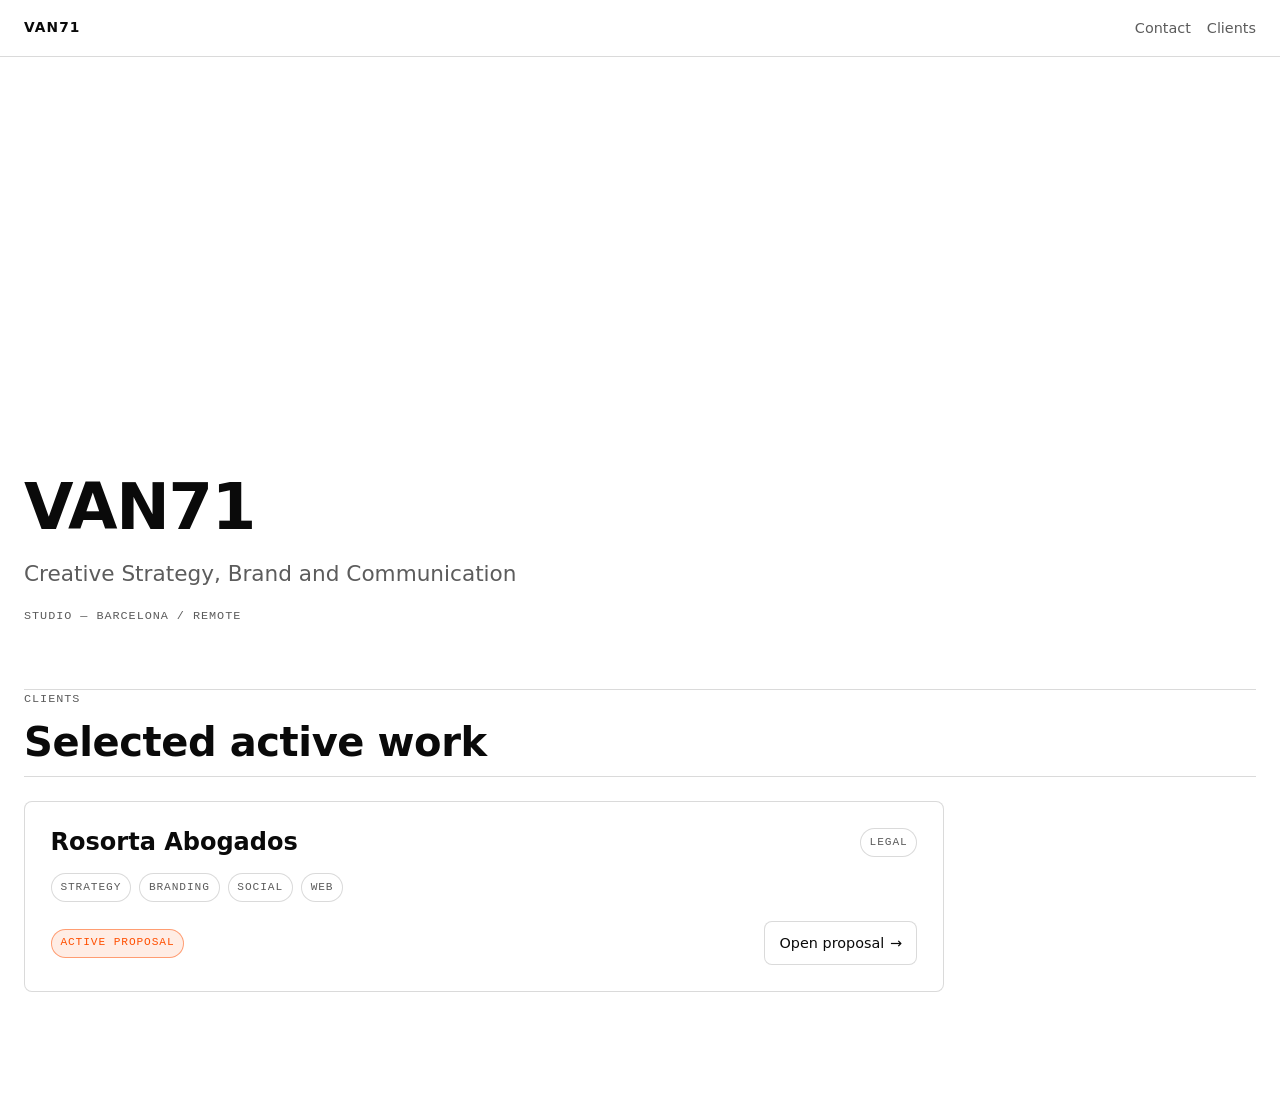
<file: index.html>
<!doctype html>
<html lang="es">
  <head>
    <meta charset="UTF-8" />
    <meta name="viewport" content="width=device-width, initial-scale=1.0" />
    <title>VAN71</title>
    <link rel="stylesheet" href="./assets/van71-core.css" />
    <style>
      .hero {
        display: grid;
        gap: 1rem;
        min-height: min(58vh, 520px);
        align-content: end;
      }

      .hero .subtitle {
        font-size: clamp(1.1rem, 1.2vw + 0.7rem, 1.35rem);
        color: var(--muted);
      }

      .clients-card {
        grid-column: 1 / span 9;
        display: grid;
        gap: 1rem;
      }

      .card-top {
        display: flex;
        align-items: center;
        justify-content: space-between;
        gap: 1rem;
      }

      .chips {
        display: flex;
        flex-wrap: wrap;
        gap: 0.5rem;
      }

      .card-footer {
        display: flex;
        align-items: center;
        justify-content: space-between;
        gap: 1rem;
        padding-top: 0.2rem;
      }

      @media (max-width: 980px) {
        .clients-card { grid-column: 1 / -1; }
      }

      @media (max-width: 680px) {
        .hero { min-height: 0; }
        .card-top,
        .card-footer {
          flex-direction: column;
          align-items: flex-start;
        }
      }
    </style>
  </head>
  <body>
    <header class="topbar">
      <div class="topbar__inner">
        <p class="brand">VAN71</p>
        <nav aria-label="Principal">
          <a href="mailto:hello@van71.studio">Contact</a>
          <a data-scroll href="#clients">Clients</a>
        </nav>
      </div>
    </header>

    <main>
      <div class="container">
        <section class="section hero" id="top">
          <h1>VAN71</h1>
          <p class="subtitle">Creative Strategy, Brand and Communication</p>
          <p class="label">Studio — Barcelona / Remote</p>
        </section>

        <hr class="rule" />

        <section class="section" id="clients" data-section>
          <div class="section-head">
            <p class="label">Clients</p>
            <h2>Selected active work</h2>
            <hr class="rule" />
          </div>

          <div class="grid">
            <article class="card clients-card">
              <div class="card-top">
                <h3>Rosorta Abogados</h3>
                <span class="chip">Legal</span>
              </div>
              <div class="chips" aria-label="Servicios">
                <span class="chip">Strategy</span>
                <span class="chip">Branding</span>
                <span class="chip">Social</span>
                <span class="chip">Web</span>
              </div>
              <div class="card-footer">
                <span class="chip chip--accent">Active proposal</span>
                <a class="btn" href="./proposals/rosorta-abogados/">Open proposal <span class="arrow">→</span></a>
              </div>
            </article>
          </div>
        </section>
      </div>
    </main>

    <script src="./assets/van71-core.js" defer></script>
  </body>
</html>
</file>
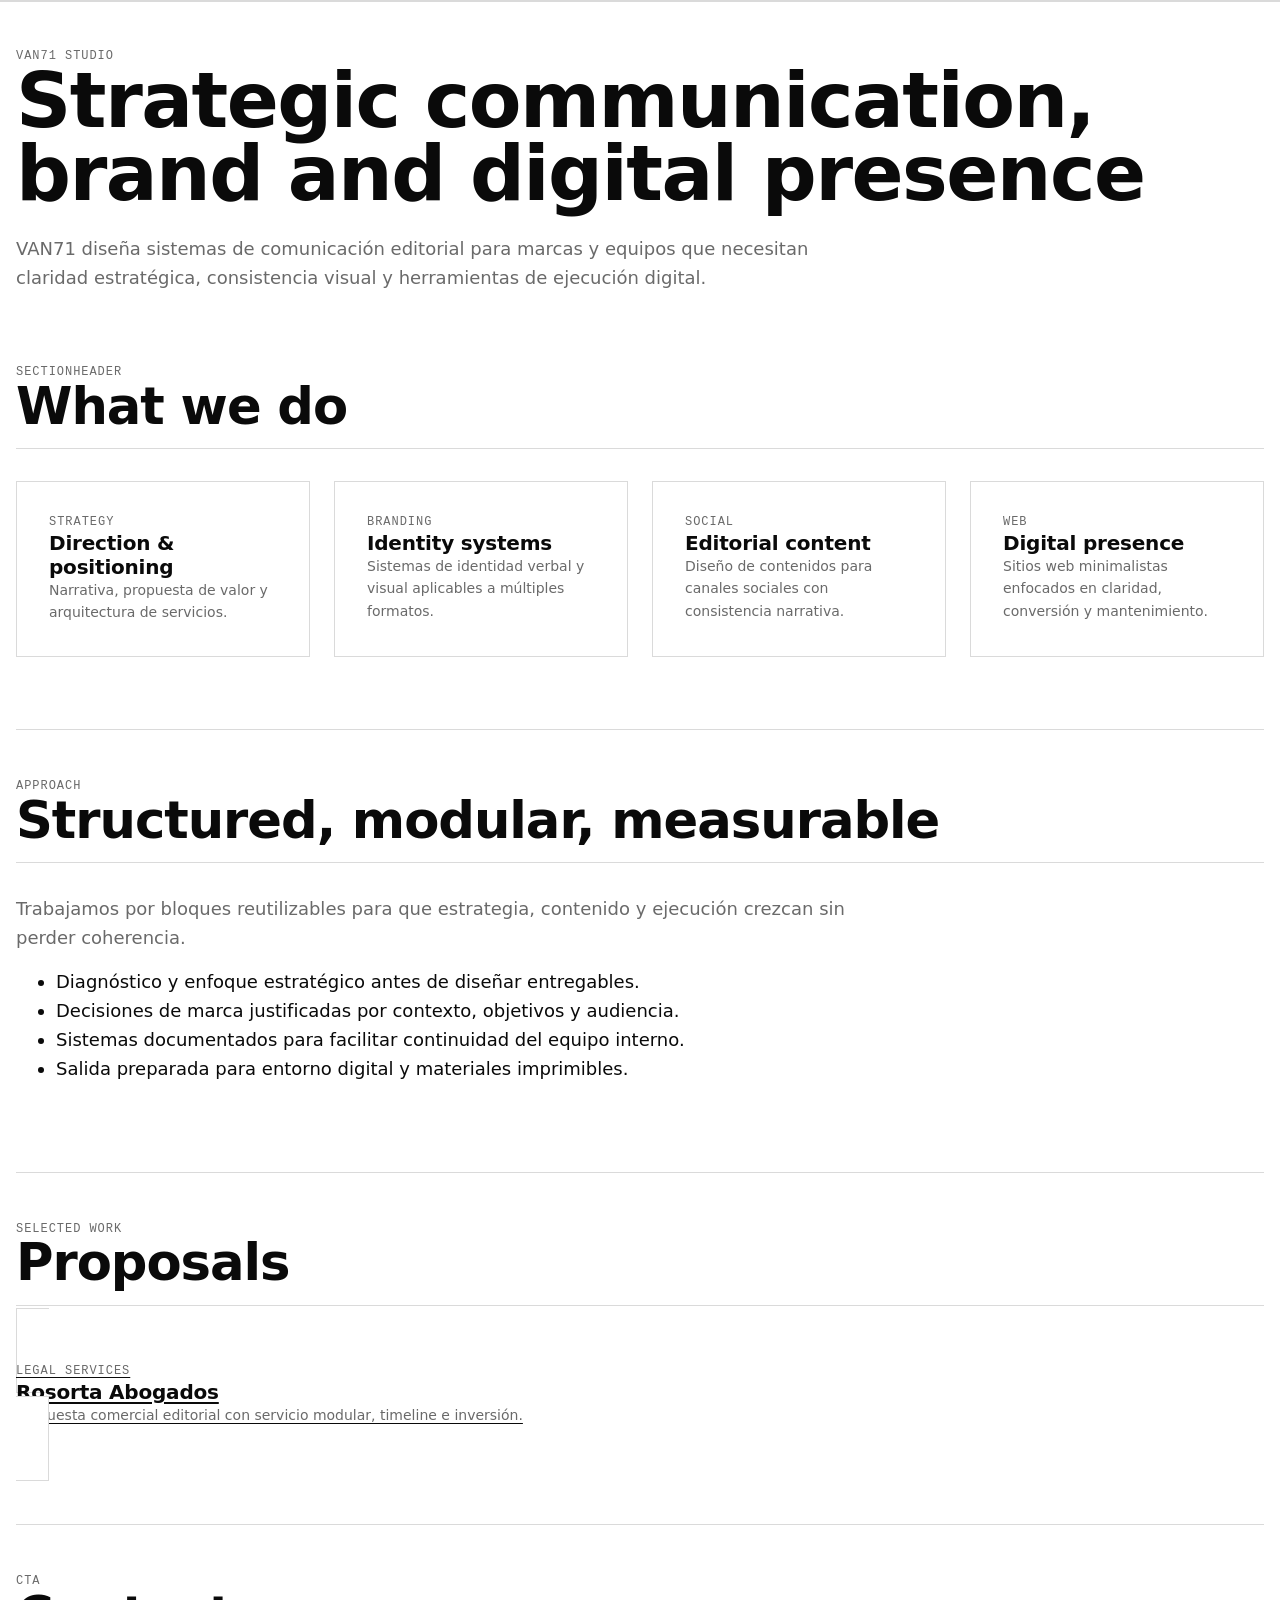
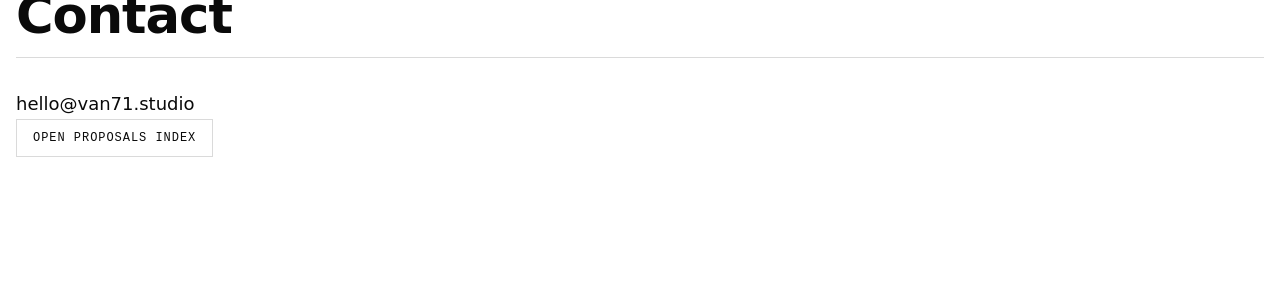
<file: landing/index.html>
<!doctype html>
<html lang="es">
  <head>
    <meta charset="UTF-8" />
    <meta name="viewport" content="width=device-width, initial-scale=1.0" />
    <title>VAN71 Studio · Landing</title>
    <link rel="stylesheet" href="../styles.css" />
  </head>
  <body>
    <div class="progress-bar" data-progress aria-hidden="true"><span></span></div>
    <main class="page stack">
      <header class="section" id="hero">
        <p class="label">VAN71 Studio</p>
        <h1>Strategic communication, brand and digital presence</h1>
        <p class="hero-copy">
          VAN71 diseña sistemas de comunicación editorial para marcas y equipos que necesitan claridad estratégica,
          consistencia visual y herramientas de ejecución digital.
        </p>
      </header>

      <section class="section" id="what-we-do">
        <div class="section-header">
          <p class="label">SectionHeader</p>
          <h2>What we do</h2>
          <div class="rule-divider"></div>
        </div>
        <div class="grid">
          <article class="card col-3">
            <p class="label">Strategy</p><h3>Direction & positioning</h3>
            <p class="small">Narrativa, propuesta de valor y arquitectura de servicios.</p>
          </article>
          <article class="card col-3">
            <p class="label">Branding</p><h3>Identity systems</h3>
            <p class="small">Sistemas de identidad verbal y visual aplicables a múltiples formatos.</p>
          </article>
          <article class="card col-3">
            <p class="label">Social</p><h3>Editorial content</h3>
            <p class="small">Diseño de contenidos para canales sociales con consistencia narrativa.</p>
          </article>
          <article class="card col-3">
            <p class="label">Web</p><h3>Digital presence</h3>
            <p class="small">Sitios web minimalistas enfocados en claridad, conversión y mantenimiento.</p>
          </article>
        </div>
      </section>

      <section class="section" id="approach">
        <div class="section-header">
          <p class="label">Approach</p>
          <h2>Structured, modular, measurable</h2>
          <div class="rule-divider"></div>
        </div>
        <p class="hero-copy">Trabajamos por bloques reutilizables para que estrategia, contenido y ejecución crezcan sin perder coherencia.</p>
        <ul>
          <li>Diagnóstico y enfoque estratégico antes de diseñar entregables.</li>
          <li>Decisiones de marca justificadas por contexto, objetivos y audiencia.</li>
          <li>Sistemas documentados para facilitar continuidad del equipo interno.</li>
          <li>Salida preparada para entorno digital y materiales imprimibles.</li>
        </ul>
      </section>

      <section class="section" id="selected">
        <div class="section-header">
          <p class="label">Selected Work</p>
          <h2>Proposals</h2>
          <div class="rule-divider"></div>
        </div>
        <a class="card" href="../proposals/rosorta-abogados/index.html">
          <p class="label">Legal Services</p>
          <h3>Rosorta Abogados</h3>
          <p class="small">Propuesta comercial editorial con servicio modular, timeline e inversión.</p>
        </a>
      </section>

      <section class="section" id="contact">
        <div class="section-header">
          <p class="label">CTA</p>
          <h2>Contact</h2>
          <div class="rule-divider"></div>
        </div>
        <p>hello@van71.studio</p>
        <a class="button" href="../proposals/index.html">Open proposals index</a>
      </section>
    </main>
    <script src="../app.js" defer></script>
  </body>
</html>
</file>
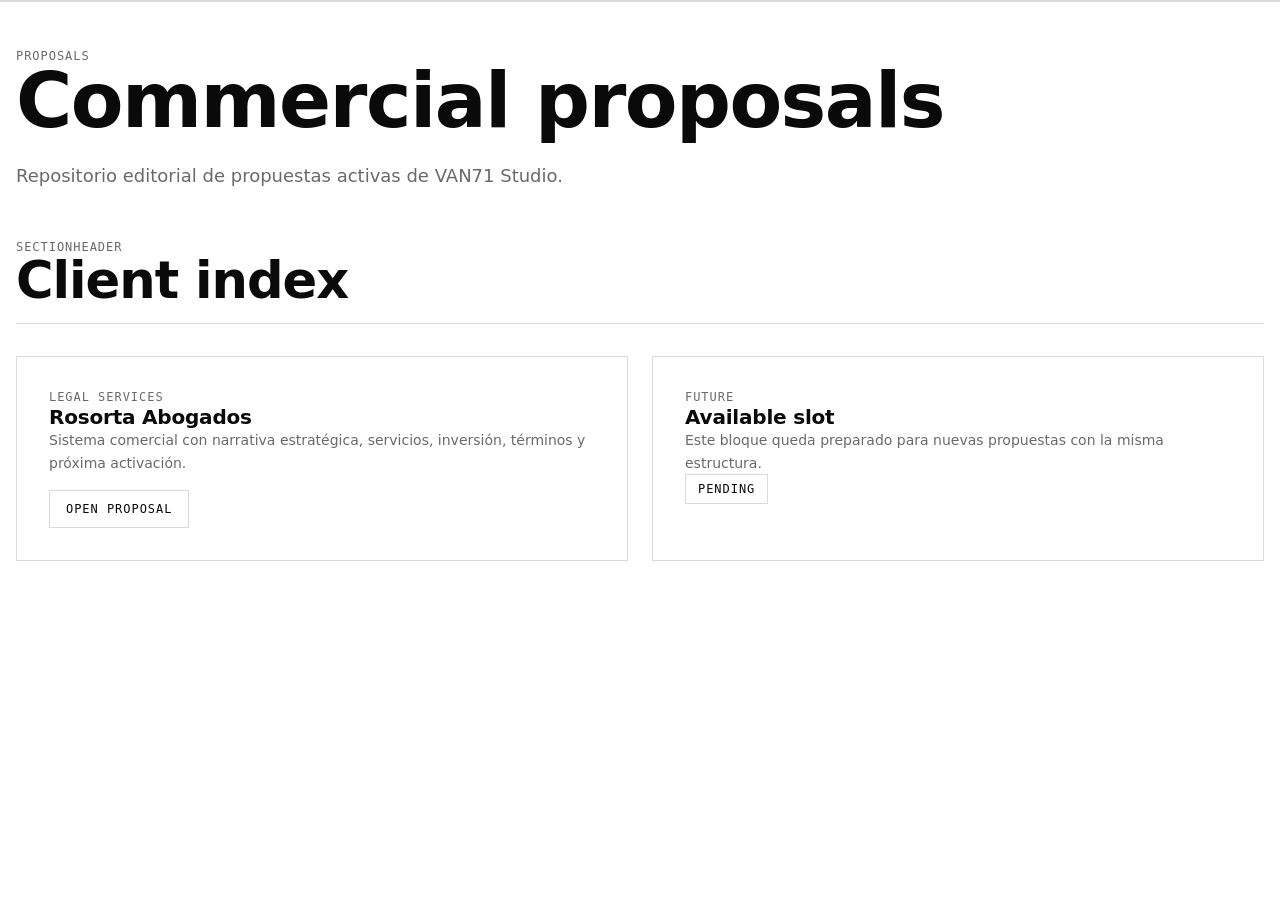
<file: proposals/index.html>
<!doctype html>
<html lang="es">
  <head>
    <meta charset="UTF-8" />
    <meta name="viewport" content="width=device-width, initial-scale=1.0" />
    <title>VAN71 · Proposals</title>
    <link rel="stylesheet" href="../styles.css" />
  </head>
  <body>
    <div class="progress-bar" data-progress aria-hidden="true"><span></span></div>
    <main class="page">
      <header class="section">
        <p class="label">Proposals</p>
        <h1>Commercial proposals</h1>
        <p class="hero-copy">Repositorio editorial de propuestas activas de VAN71 Studio.</p>
      </header>

      <section class="section" aria-labelledby="list-title">
        <div class="section-header">
          <p class="label">SectionHeader</p>
          <h2 id="list-title">Client index</h2>
          <div class="rule-divider"></div>
        </div>
        <div class="grid">
          <article class="card col-6">
            <p class="label">Legal services</p>
            <h3>Rosorta Abogados</h3>
            <p class="small">Sistema comercial con narrativa estratégica, servicios, inversión, términos y próxima activación.</p>
            <p class="mt-4"><a class="button" href="./rosorta-abogados/index.html">Open proposal</a></p>
          </article>
          <article class="card col-6">
            <p class="label">Future</p>
            <h3>Available slot</h3>
            <p class="small">Este bloque queda preparado para nuevas propuestas con la misma estructura.</p>
            <span class="chip">Pending</span>
          </article>
        </div>
      </section>
    </main>
    <script src="../app.js" defer></script>
  </body>
</html>
</file>
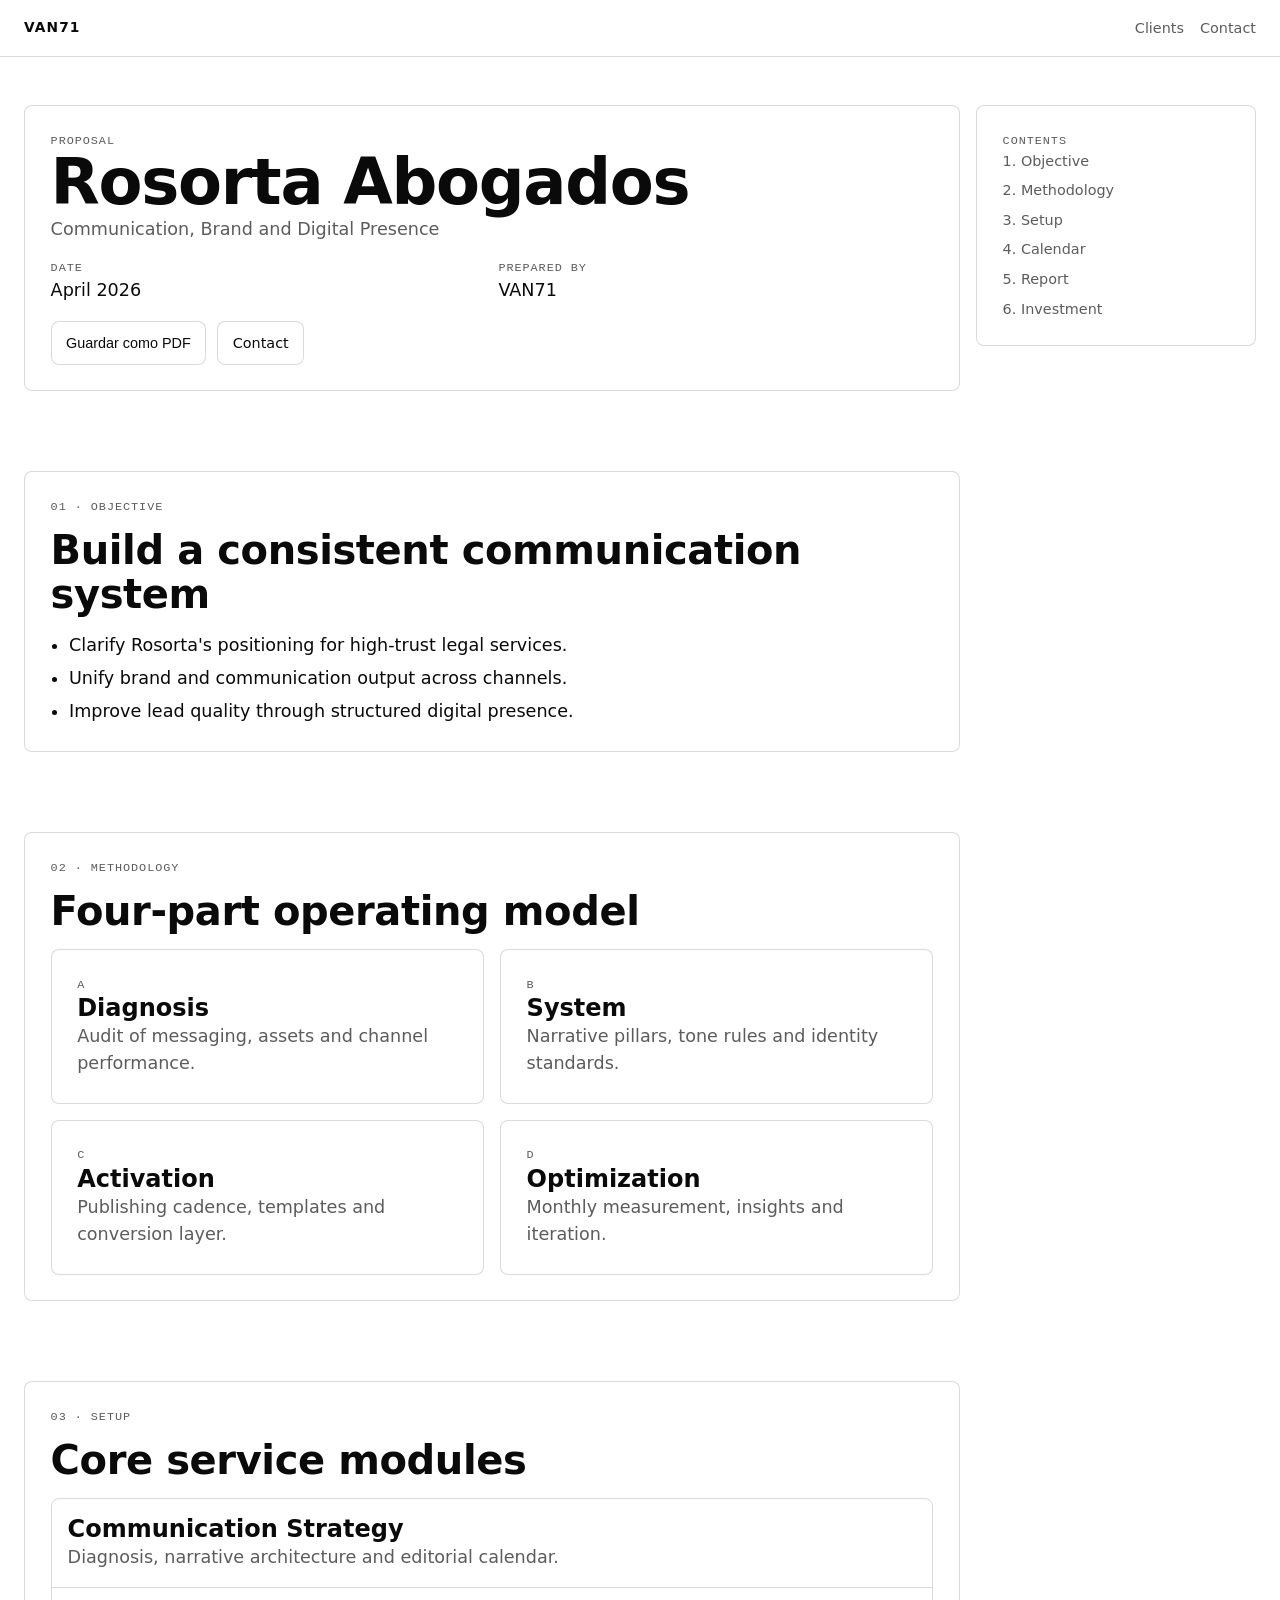
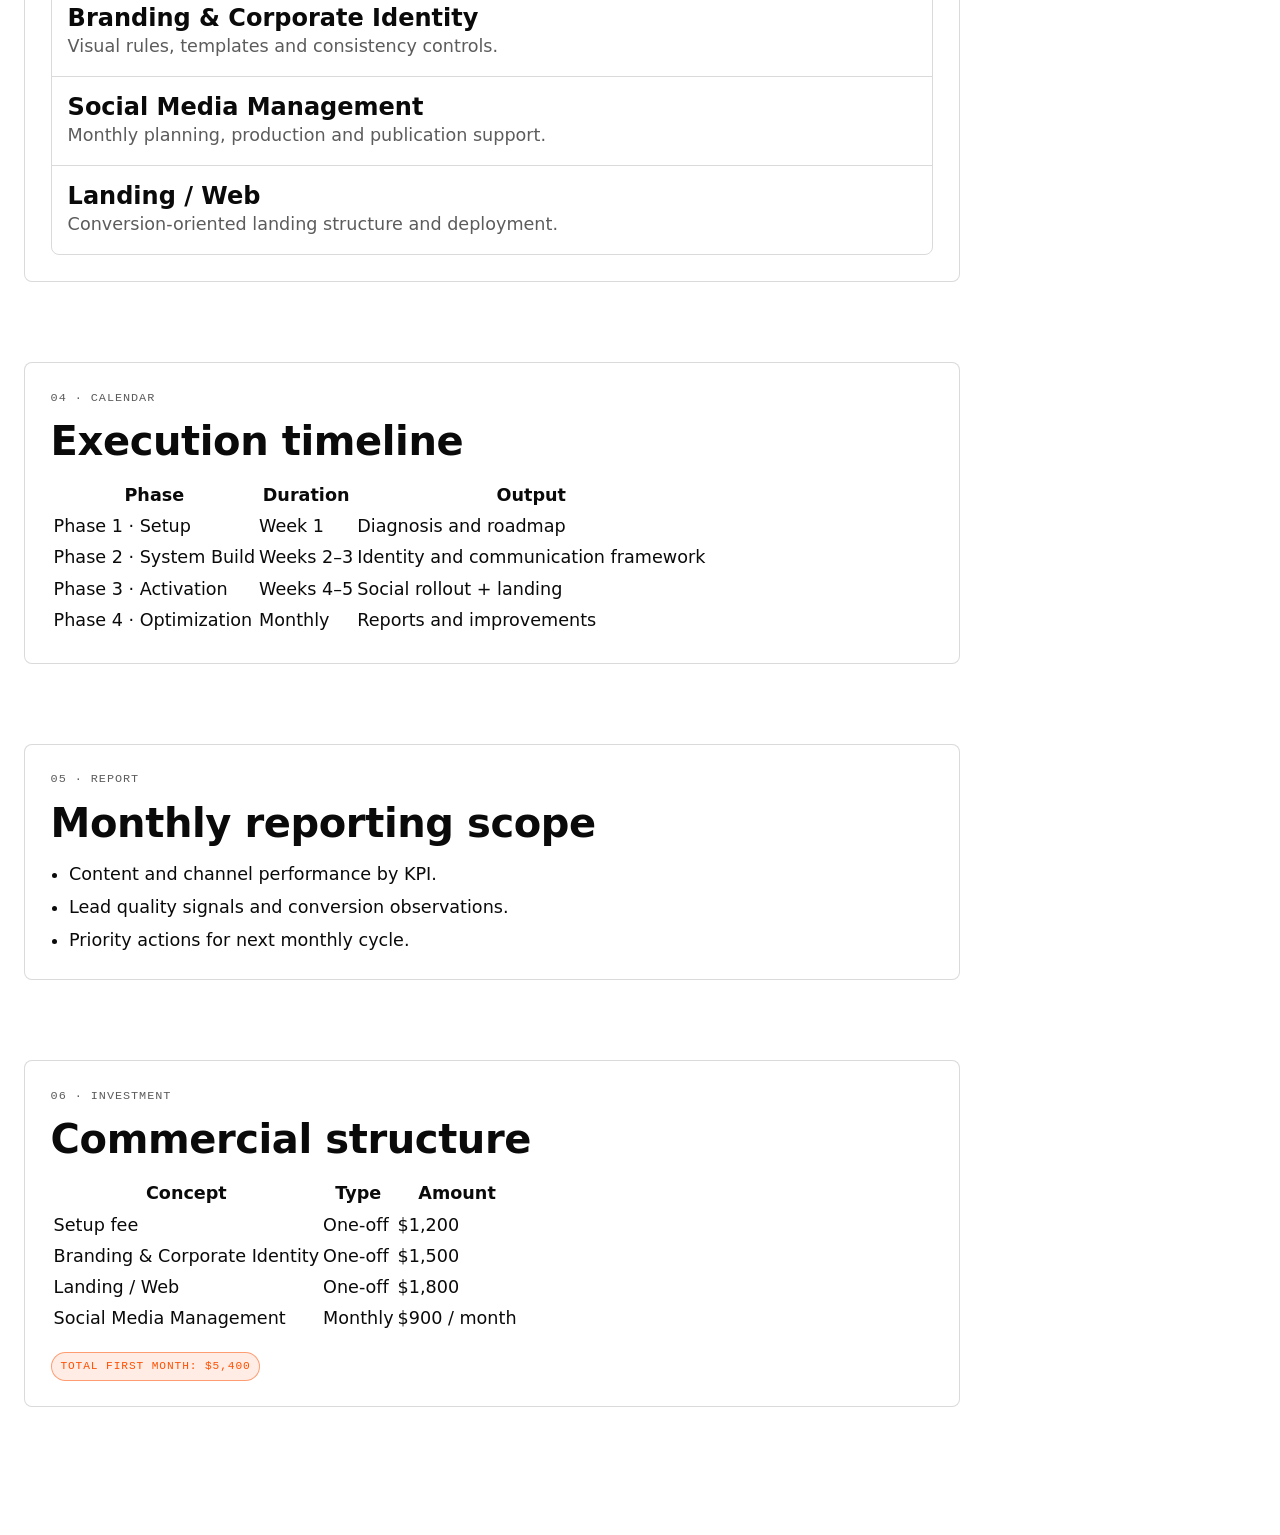
<file: proposals/rosorta-abogados/index.html>
<!doctype html>
<html lang="es">
  <head>
    <meta charset="UTF-8" />
    <meta name="viewport" content="width=device-width, initial-scale=1.0" />
    <title>Rosorta Abogados · VAN71 Proposal</title>
    <link rel="stylesheet" href="../../assets/van71-core.css" />
    <link rel="stylesheet" href="./styles.css" />
    <link rel="stylesheet" href="./print.css" media="print" />
  </head>
  <body>
    <header class="topbar no-print">
      <div class="topbar__inner">
        <p class="brand">VAN71</p>
        <nav aria-label="Principal">
          <a href="../../index.html">Clients</a>
          <a href="mailto:hello@van71.studio">Contact</a>
        </nav>
      </div>
    </header>

    <main>
      <div class="container proposal-layout">
        <aside class="card quick-index no-print">
          <p class="label">Contents</p>
          <nav class="toc" aria-label="Table of contents">
            <a data-scroll data-index-link href="#objective">1. Objective</a>
            <a data-scroll data-index-link href="#methodology">2. Methodology</a>
            <a data-scroll data-index-link href="#setup">3. Setup</a>
            <a data-scroll data-index-link href="#calendar">4. Calendar</a>
            <a data-scroll data-index-link href="#report">5. Report</a>
            <a data-scroll data-index-link href="#investment">6. Investment</a>
          </nav>
        </aside>

        <div class="proposal-main">
          <section class="section card cover" id="cover" data-section>
            <p class="label">Proposal</p>
            <h1>Rosorta Abogados</h1>
            <p class="muted">Communication, Brand and Digital Presence</p>
            <div class="meta-row">
              <div>
                <p class="label">Date</p>
                <p>April 2026</p>
              </div>
              <div>
                <p class="label">Prepared by</p>
                <p>VAN71</p>
              </div>
            </div>
            <div class="actions no-print">
              <button class="btn" data-print type="button">Guardar como PDF</button>
              <a class="btn" href="mailto:hello@van71.studio">Contact</a>
            </div>
          </section>

          <section class="section card" id="objective" data-section>
            <div class="section-head compact">
              <p class="label">01 · Objective</p>
              <h2>Build a consistent communication system</h2>
            </div>
            <ul>
              <li>Clarify Rosorta's positioning for high-trust legal services.</li>
              <li>Unify brand and communication output across channels.</li>
              <li>Improve lead quality through structured digital presence.</li>
            </ul>
          </section>

          <section class="section card" id="methodology" data-section>
            <div class="section-head compact">
              <p class="label">02 · Methodology</p>
              <h2>Four-part operating model</h2>
            </div>
            <div class="grid split-grid">
              <article class="card unit" style="grid-column: span 6">
                <p class="label">A</p>
                <h3>Diagnosis</h3>
                <p class="muted">Audit of messaging, assets and channel performance.</p>
              </article>
              <article class="card unit" style="grid-column: span 6">
                <p class="label">B</p>
                <h3>System</h3>
                <p class="muted">Narrative pillars, tone rules and identity standards.</p>
              </article>
              <article class="card unit" style="grid-column: span 6">
                <p class="label">C</p>
                <h3>Activation</h3>
                <p class="muted">Publishing cadence, templates and conversion layer.</p>
              </article>
              <article class="card unit" style="grid-column: span 6">
                <p class="label">D</p>
                <h3>Optimization</h3>
                <p class="muted">Monthly measurement, insights and iteration.</p>
              </article>
            </div>
          </section>

          <section class="section card" id="setup" data-section>
            <div class="section-head compact">
              <p class="label">03 · Setup</p>
              <h2>Core service modules</h2>
            </div>
            <div class="module-list">
              <article class="module-row">
                <h3>Communication Strategy</h3>
                <p class="muted">Diagnosis, narrative architecture and editorial calendar.</p>
              </article>
              <article class="module-row">
                <h3>Branding & Corporate Identity</h3>
                <p class="muted">Visual rules, templates and consistency controls.</p>
              </article>
              <article class="module-row">
                <h3>Social Media Management</h3>
                <p class="muted">Monthly planning, production and publication support.</p>
              </article>
              <article class="module-row">
                <h3>Landing / Web</h3>
                <p class="muted">Conversion-oriented landing structure and deployment.</p>
              </article>
            </div>
          </section>

          <section class="section card" id="calendar" data-section>
            <div class="section-head compact">
              <p class="label">04 · Calendar</p>
              <h2>Execution timeline</h2>
            </div>
            <table class="table">
              <thead>
                <tr><th>Phase</th><th>Duration</th><th>Output</th></tr>
              </thead>
              <tbody>
                <tr><td>Phase 1 · Setup</td><td>Week 1</td><td>Diagnosis and roadmap</td></tr>
                <tr><td>Phase 2 · System Build</td><td>Weeks 2–3</td><td>Identity and communication framework</td></tr>
                <tr><td>Phase 3 · Activation</td><td>Weeks 4–5</td><td>Social rollout + landing</td></tr>
                <tr><td>Phase 4 · Optimization</td><td>Monthly</td><td>Reports and improvements</td></tr>
              </tbody>
            </table>
          </section>

          <section class="section card" id="report" data-section>
            <div class="section-head compact">
              <p class="label">05 · Report</p>
              <h2>Monthly reporting scope</h2>
            </div>
            <ul>
              <li>Content and channel performance by KPI.</li>
              <li>Lead quality signals and conversion observations.</li>
              <li>Priority actions for next monthly cycle.</li>
            </ul>
          </section>

          <section class="section card" id="investment" data-section>
            <div class="section-head compact">
              <p class="label">06 · Investment</p>
              <h2>Commercial structure</h2>
            </div>
            <table class="table">
              <thead>
                <tr><th>Concept</th><th>Type</th><th>Amount</th></tr>
              </thead>
              <tbody>
                <tr><td>Setup fee</td><td>One-off</td><td>$1,200</td></tr>
                <tr><td>Branding & Corporate Identity</td><td>One-off</td><td>$1,500</td></tr>
                <tr><td>Landing / Web</td><td>One-off</td><td>$1,800</td></tr>
                <tr><td>Social Media Management</td><td>Monthly</td><td>$900 / month</td></tr>
              </tbody>
            </table>
            <div class="summary">
              <span class="chip chip--accent">Total first month: $5,400</span>
            </div>
          </section>
        </div>
      </div>
    </main>

    <script src="../../assets/van71-core.js" defer></script>
    <script src="./app.js" defer></script>
  </body>
</html>
</file>
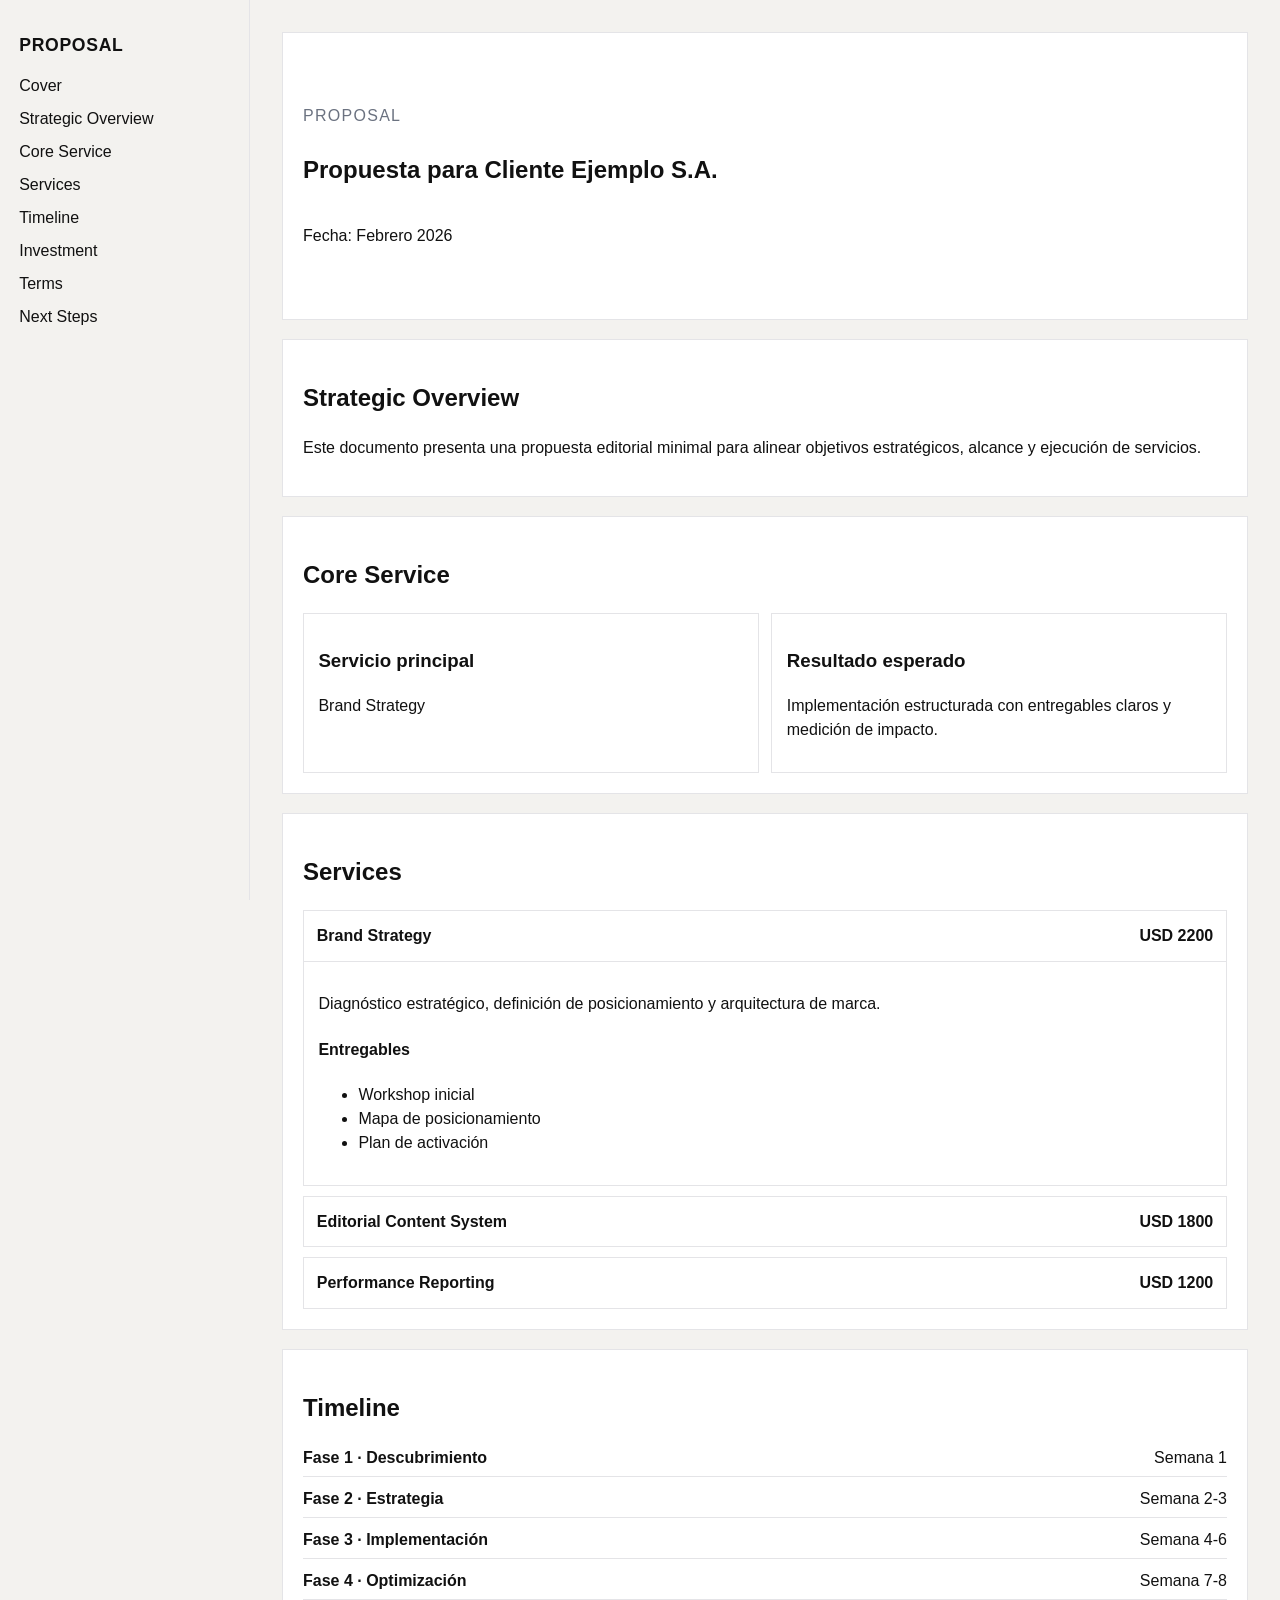
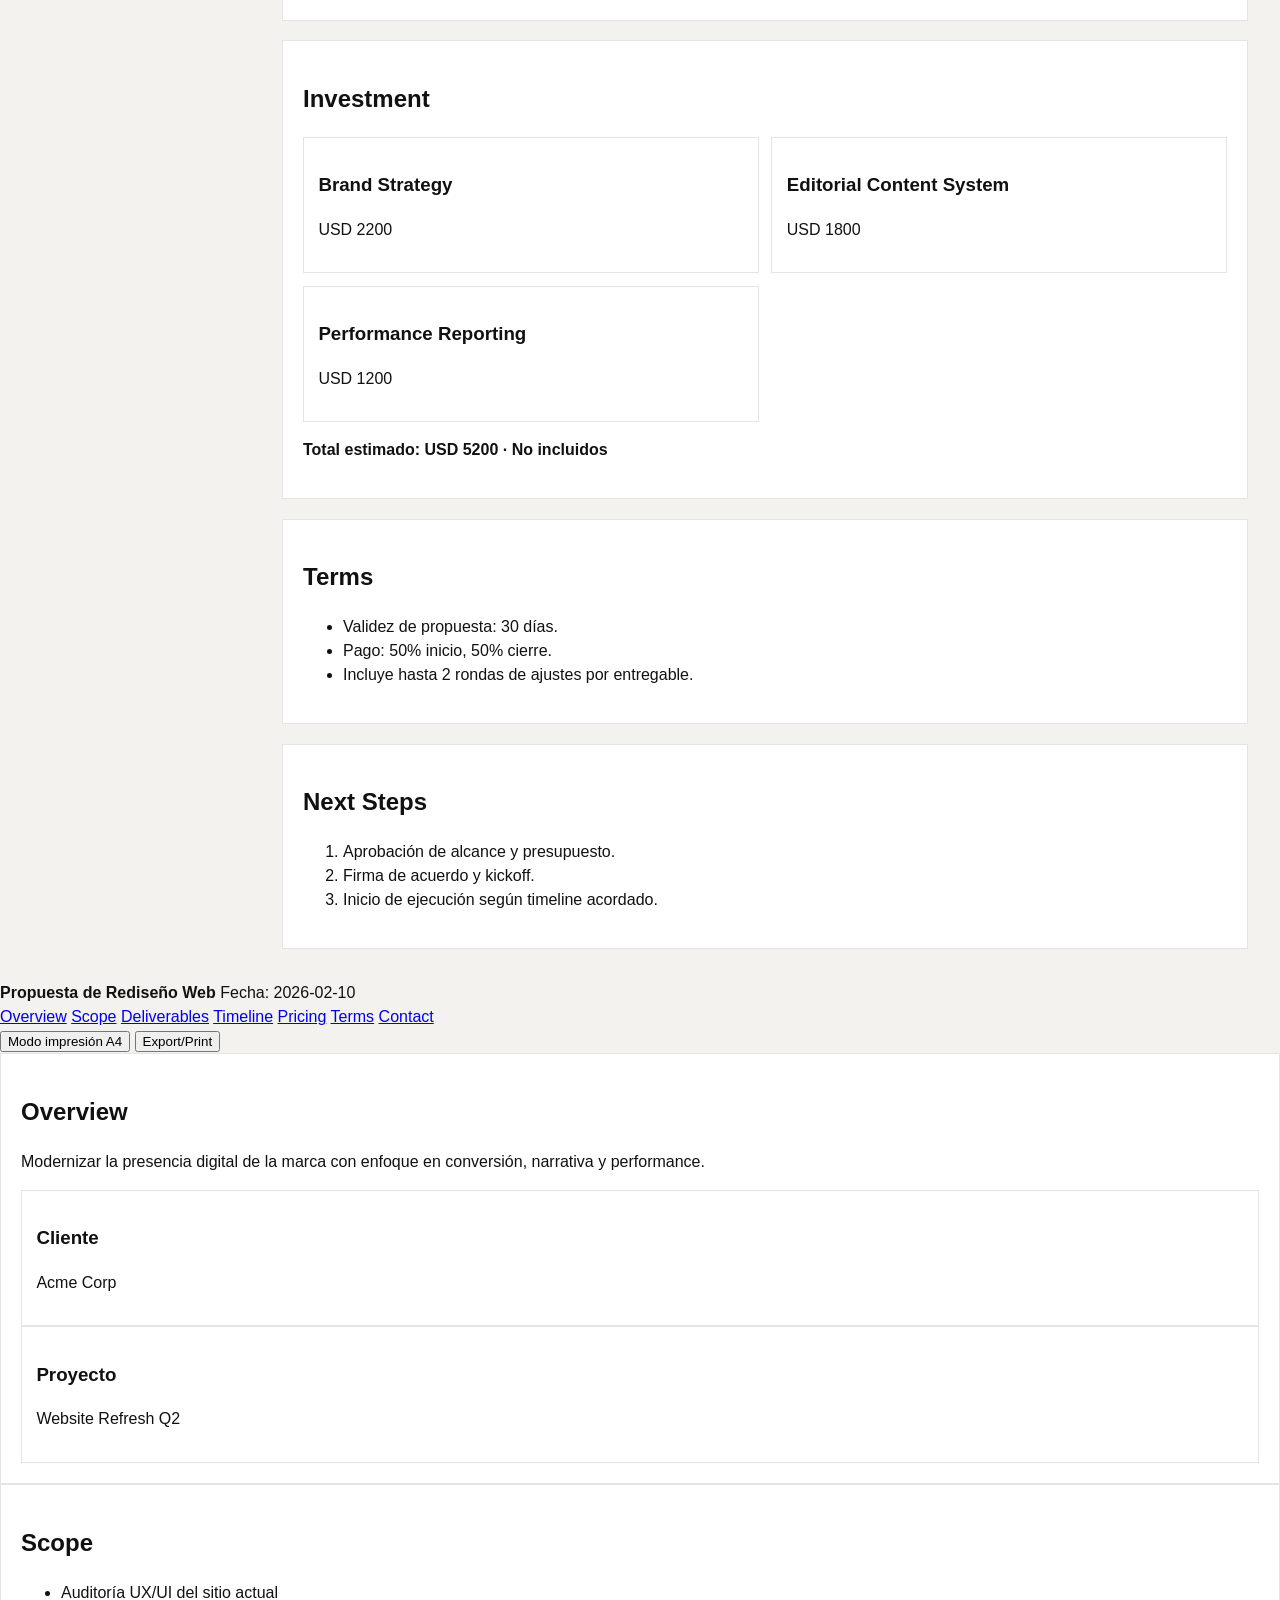
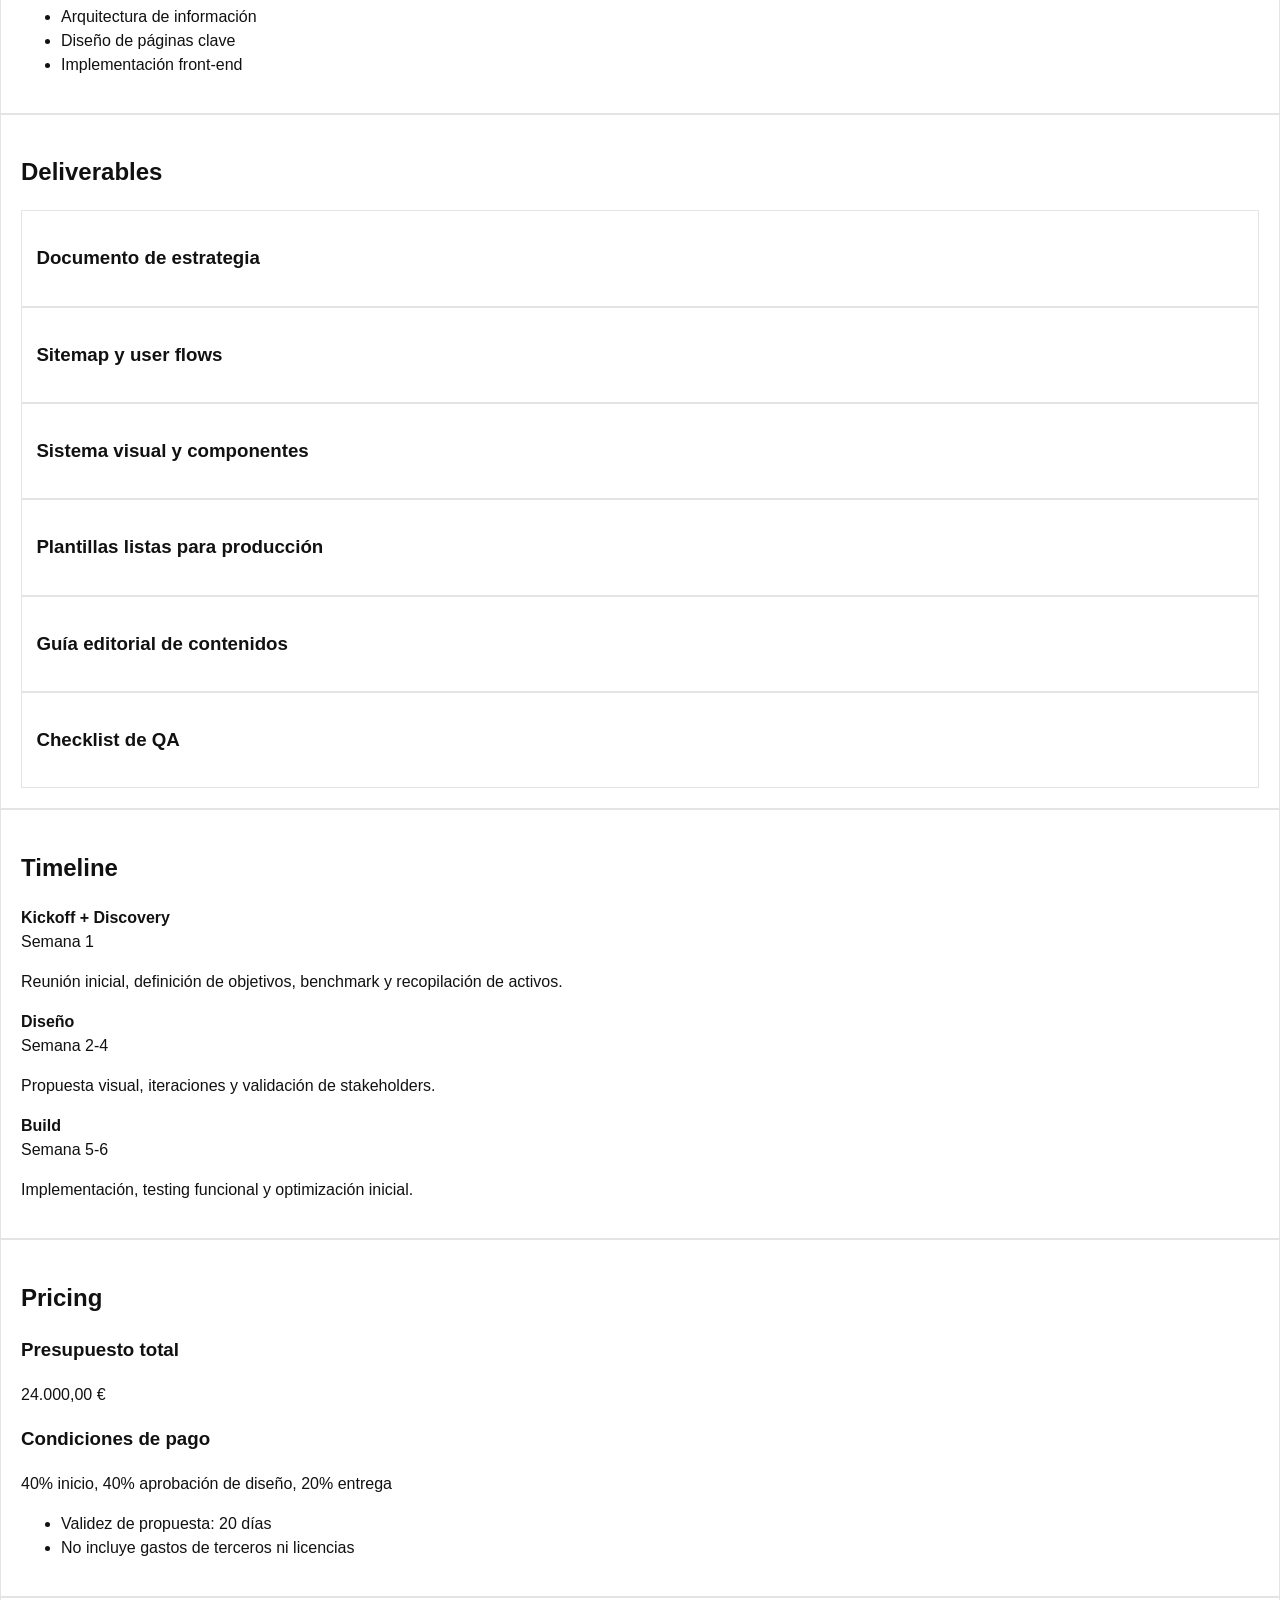
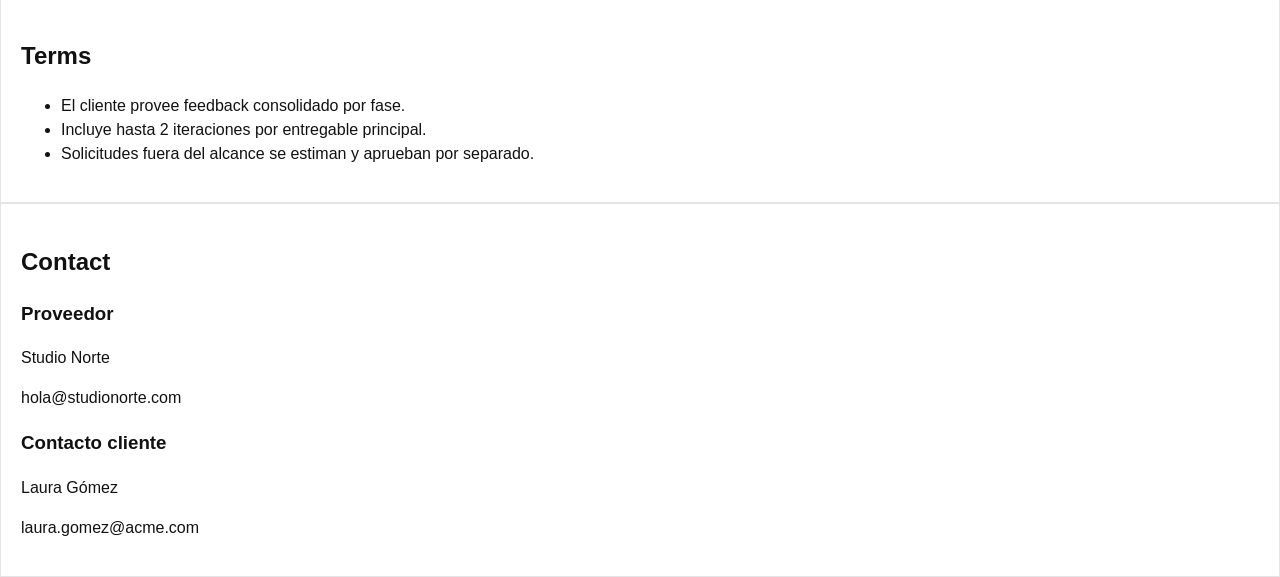
<file: templates/proposal-template/index.html>
<!doctype html>
<html lang="es">
  <head>
    <meta charset="UTF-8" />
    <meta name="viewport" content="width=device-width, initial-scale=1.0" />
    <title>Proposal Template</title>
    <link rel="stylesheet" href="styles.css" />
  </head>
  <body>
    <div class="layout">
      <aside class="sidebar" aria-label="Navegación de secciones">
        <h1 class="sidebar__title">Proposal</h1>
        <nav>
          <a href="#cover">Cover</a>
          <a href="#strategic-overview">Strategic Overview</a>
          <a href="#core-service">Core Service</a>
          <a href="#services">Services</a>
          <a href="#timeline">Timeline</a>
          <a href="#investment">Investment</a>
          <a href="#terms">Terms</a>
          <a href="#next-steps">Next Steps</a>
        </nav>
      </aside>

      <main class="content">
        <section id="cover" class="card cover">
          <p class="eyebrow">Proposal</p>
          <h2 id="cover-title">Propuesta para cliente</h2>
          <p id="cover-subtitle">Fecha</p>
        </section>

        <section id="strategic-overview" class="card">
          <h2>Strategic Overview</h2>
          <p>
            Este documento presenta una propuesta editorial minimal para alinear
            objetivos estratégicos, alcance y ejecución de servicios.
          </p>
        </section>

        <section id="core-service" class="card">
          <h2>Core Service</h2>
          <div class="grid-2">
            <article class="mini-card">
              <h3>Servicio principal</h3>
              <p id="core-service-name"></p>
            </article>
            <article class="mini-card">
              <h3>Resultado esperado</h3>
              <p>
                Implementación estructurada con entregables claros y medición de
                impacto.
              </p>
            </article>
          </div>
        </section>

        <section id="services" class="card">
          <h2>Services</h2>
          <div id="services-accordion" class="accordion" aria-label="Servicios activos"></div>
        </section>

        <section id="timeline" class="card">
          <h2>Timeline</h2>
          <ul id="timeline-list" class="timeline-list"></ul>
        </section>

        <section id="investment" class="card">
          <h2>Investment</h2>
          <div class="grid-2" id="investment-grid"></div>
          <p class="total" id="investment-total"></p>
        </section>

        <section id="terms" class="card">
          <h2>Terms</h2>
          <ul>
            <li>Validez de propuesta: 30 días.</li>
            <li>Pago: 50% inicio, 50% cierre.</li>
            <li>Incluye hasta 2 rondas de ajustes por entregable.</li>
          </ul>
        </section>

        <section id="next-steps" class="card">
          <h2>Next Steps</h2>
          <ol>
            <li>Aprobación de alcance y presupuesto.</li>
            <li>Firma de acuerdo y kickoff.</li>
            <li>Inicio de ejecución según timeline acordado.</li>
          </ol>
        </section>
      </main>
    </div>

    <script src="data.js"></script>
    <script src="script.js"></script>
  <body class="presentation-mode">
    <header class="topbar no-print">
      <div class="brand">
        <strong id="proposalTitle">Proposal</strong>
        <span id="proposalMeta"></span>
      </div>
      <nav class="topnav" aria-label="Navegación interna">
        <a href="#overview">Overview</a>
        <a href="#scope">Scope</a>
        <a href="#deliverables">Deliverables</a>
        <a href="#timeline">Timeline</a>
        <a href="#pricing">Pricing</a>
        <a href="#terms">Terms</a>
        <a href="#contact">Contact</a>
      </nav>
      <div class="actions">
        <button id="modeToggle" type="button">Modo impresión A4</button>
        <button id="printBtn" type="button">Export/Print</button>
      </div>
    </header>

    <main class="deck" id="proposalRoot">
      <section id="overview" class="block card">
        <h2>Overview</h2>
        <p id="overviewText"></p>
        <div class="grid two">
          <article class="mini-card">
            <h3>Cliente</h3>
            <p id="clientName"></p>
          </article>
          <article class="mini-card">
            <h3>Proyecto</h3>
            <p id="projectName"></p>
          </article>
        </div>
      </section>

      <section id="scope" class="block card">
        <h2>Scope</h2>
        <ul id="scopeList" class="list"></ul>
      </section>

      <section id="deliverables" class="block card">
        <h2>Deliverables</h2>
        <div id="deliverablesGrid" class="grid three"></div>
      </section>

      <section id="timeline" class="block card">
        <h2>Timeline</h2>
        <div id="timelineList" class="timeline"></div>
      </section>

      <section id="pricing" class="block card highlight">
        <h2>Pricing</h2>
        <div class="grid two">
          <article>
            <h3>Presupuesto total</h3>
            <p id="budget" class="price"></p>
          </article>
          <article>
            <h3>Condiciones de pago</h3>
            <p id="paymentTerms"></p>
          </article>
        </div>
        <div id="pricingNotes"></div>
      </section>

      <section id="terms" class="block card">
        <h2>Terms</h2>
        <ul id="termsList" class="list"></ul>
      </section>

      <section id="contact" class="block card">
        <h2>Contact</h2>
        <div class="grid two">
          <article>
            <h3>Proveedor</h3>
            <p id="vendorName"></p>
            <p id="vendorEmail"></p>
          </article>
          <article>
            <h3>Contacto cliente</h3>
            <p id="clientContact"></p>
            <p id="clientEmail"></p>
          </article>
        </div>
      </section>
    </main>

    <script src="app.js" defer></script>
  </body>
</html>
</file>
<file: assets/van71-core.css>
:root {
  --bg: #fff;
  --fg: #0a0a0a;
  --muted: #5c5c5c;
  --line: rgba(10, 10, 10, 0.15);
  --accent: #ff4f00;
  --accent-soft: rgba(255, 79, 0, 0.1);
  --radius: 8px;
  --container: 1280px;
  --space-1: 0.5rem;
  --space-2: 0.75rem;
  --space-3: 1rem;
  --space-4: 1.5rem;
  --space-5: 2rem;
  --space-6: 3rem;
  --speed: 180ms;
}

* { box-sizing: border-box; }

html { scroll-behavior: smooth; }

body {
  margin: 0;
  background: var(--bg);
  color: var(--fg);
  font-family: system-ui, -apple-system, "Segoe UI", Roboto, Arial, sans-serif;
  font-size: 16px;
  line-height: 1.55;
}

a { color: inherit; }

main { padding: clamp(1.25rem, 4vw, 3rem) 0 4rem; }

.container,
.topbar__inner {
  width: min(var(--container), calc(100% - 3rem));
  margin-inline: auto;
}

.topbar {
  position: sticky;
  top: 0;
  z-index: 20;
  background: rgba(255, 255, 255, 0.96);
  border-bottom: 1px solid var(--line);
}

.topbar__inner {
  min-height: 56px;
  display: flex;
  align-items: center;
  justify-content: space-between;
  gap: 1rem;
}

.brand {
  margin: 0;
  font-size: 0.86rem;
  font-weight: 700;
  text-transform: uppercase;
  letter-spacing: 0.08em;
}

.topbar nav {
  display: flex;
  align-items: center;
  gap: 1rem;
}

.topbar a {
  text-decoration: none;
  color: var(--muted);
  font-size: 0.9rem;
  border-radius: 6px;
}

.topbar a:hover,
.topbar a:focus-visible,
.topbar a.is-active {
  color: var(--accent);
}

.section {
  margin-bottom: clamp(2rem, 5vw, 4rem);
  scroll-margin-top: 72px;
}

.rule {
  border: 0;
  border-top: 1px solid var(--line);
  margin: 0;
}

.section-head {
  display: grid;
  gap: var(--space-2);
  margin-bottom: var(--space-4);
}

.label {
  margin: 0;
  color: var(--muted);
  font-family: ui-monospace, SFMono-Regular, Menlo, Consolas, monospace;
  font-size: 0.74rem;
  text-transform: uppercase;
  letter-spacing: 0.08em;
}

h1,
h2,
h3,
h4,
p { margin: 0; }

h1 {
  font-size: clamp(2.75rem, 7vw, 4rem);
  line-height: 1.03;
  font-weight: 800;
  letter-spacing: -0.02em;
}

h2 {
  font-size: clamp(1.75rem, 4vw, 2.5rem);
  line-height: 1.1;
  font-weight: 760;
  letter-spacing: -0.01em;
}

h3 {
  font-size: clamp(1.2rem, 2vw, 1.5rem);
  line-height: 1.2;
  font-weight: 700;
}

p,
li,
td,
th {
  font-size: clamp(1rem, 1vw + 0.7rem, 1.1rem);
}

.muted { color: var(--muted); }

.grid {
  display: grid;
  grid-template-columns: repeat(12, minmax(0, 1fr));
  gap: var(--space-3);
}

.card {
  border: 1px solid var(--line);
  border-radius: var(--radius);
  background: var(--bg);
  padding: clamp(1.2rem, 2vw, 2rem);
  transition: border-color var(--speed) ease-out, background-color var(--speed) ease-out;
}

.card:hover {
  border-color: rgba(255, 79, 0, 0.45);
  background: var(--accent-soft);
}

.card:focus-within {
  border-color: var(--accent);
}

.chip {
  display: inline-flex;
  align-items: center;
  justify-content: center;
  padding: 0.3rem 0.55rem;
  border-radius: 999px;
  border: 1px solid var(--line);
  font-family: ui-monospace, SFMono-Regular, Menlo, Consolas, monospace;
  font-size: 0.7rem;
  text-transform: uppercase;
  letter-spacing: 0.08em;
  color: var(--muted);
  background: #fff;
}

.chip--accent {
  border-color: rgba(255, 79, 0, 0.5);
  color: var(--accent);
  background: var(--accent-soft);
}

.btn {
  display: inline-flex;
  align-items: center;
  gap: 0.35rem;
  border: 1px solid var(--line);
  border-radius: 8px;
  padding: 0.62rem 0.9rem;
  text-decoration: none;
  color: var(--fg);
  font-size: 0.9rem;
  background: #fff;
  transition: transform var(--speed) ease-out, border-color var(--speed) ease-out, color var(--speed) ease-out, background-color var(--speed) ease-out;
}

.btn:hover,
.btn:focus-visible {
  border-color: var(--accent);
  color: var(--accent);
  background: var(--accent-soft);
}

.btn .arrow {
  display: inline-block;
  transition: transform var(--speed) ease-out;
}

.btn:hover .arrow,
.btn:focus-visible .arrow {
  transform: translateX(2px);
}

.toc {
  display: grid;
  gap: 0.45rem;
}

.toc a {
  text-decoration: none;
  color: var(--muted);
  font-size: 0.9rem;
}

.toc a:hover,
.toc a:focus-visible,
.toc a.is-active {
  color: var(--accent);
}

:focus-visible {
  outline: 2px solid var(--accent);
  outline-offset: 2px;
}

@media (max-width: 980px) {
  .grid { grid-template-columns: repeat(8, minmax(0, 1fr)); }
  .container,
  .topbar__inner { width: min(var(--container), calc(100% - 1.5rem)); }
}

@media (max-width: 680px) {
  .grid { grid-template-columns: repeat(4, minmax(0, 1fr)); }
  .topbar__inner { min-height: 52px; }
  .topbar nav { gap: 0.75rem; }
  main { padding-top: 1rem; }
}

@media (prefers-reduced-motion: reduce) {
  html { scroll-behavior: auto; }
  *, *::before, *::after {
    transition: none !important;
    animation: none !important;
  }
}
</file>
<file: styles.css>
:root {
  --bg: #ffffff;
  --fg: #0a0a0a;
  --muted: #6a6a6a;
  --line: rgba(10, 10, 10, 0.15);
  --hover: rgba(10, 10, 10, 0.03);
  --accent: #ff3b30;
  --accent-soft: rgba(255, 59, 48, 0.08);

  --font-sans: Inter, system-ui, -apple-system, "Segoe UI", Roboto, Arial, sans-serif;
  --font-mono: "Space Mono", "JetBrains Mono", ui-monospace, SFMono-Regular, Menlo, Consolas, monospace;

  --s1: 4px;
  --s2: 8px;
  --s3: 12px;
  --s4: 16px;
  --s5: 24px;
  --s6: 32px;
  --s7: 48px;
  --s8: 72px;
  --s9: 96px;

  --container-max: 1280px;
  --radius: 2px;
  --transition-fast: 180ms ease-out;
}

* { box-sizing: border-box; }
html { scroll-behavior: smooth; }
body {
  margin: 0;
  color: var(--fg);
  background: var(--bg);
  font-family: var(--font-sans);
  line-height: 1.6;
  text-rendering: optimizeLegibility;
}

a { color: inherit; text-underline-offset: 0.18em; }
a:hover { text-decoration-thickness: 2px; }

img { max-width: 100%; display: block; }

:focus-visible {
  outline: 2px solid var(--fg);
  outline-offset: 2px;
}

.progress-bar {
  position: fixed;
  inset: 0 0 auto;
  height: 2px;
  background: var(--line);
  z-index: 90;
}
.progress-bar > span {
  display: block;
  height: 100%;
  width: 0;
  background: var(--fg);
  transition: width 80ms linear;
}

.page {
  width: min(100% - var(--s6), var(--container-max));
  margin-inline: auto;
  padding-block: var(--s7) var(--s9);
}

.grid {
  display: grid;
  gap: var(--s5);
  grid-template-columns: repeat(12, minmax(0, 1fr));
}

.stack > * + * { margin-top: var(--s5); }

.label {
  margin: 0;
  font: 500 12px/1.4 var(--font-mono);
  letter-spacing: 0.08em;
  text-transform: uppercase;
  color: var(--muted);
}

h1,
h2,
h3,
h4,
p { margin: 0; }

h1 {
  font-size: clamp(48px, 6vw, 96px);
  line-height: 0.95;
  letter-spacing: -0.02em;
}

h2 {
  font-size: clamp(32px, 4vw, 64px);
  line-height: 1;
  letter-spacing: -0.02em;
}

h3 { font-size: 20px; line-height: 1.2; letter-spacing: -0.01em; }
p, li { font-size: clamp(16px, 1.6vw, 18px); color: var(--fg); }
small, .small { font-size: 14px; color: var(--muted); }

.rule-divider {
  border-top: 1px solid var(--line);
  margin-top: var(--s4);
}

.section {
  padding-block: var(--s7);
  border-top: 1px solid var(--line);
  scroll-margin-top: var(--s8);
}
.section:first-of-type { border-top: 0; padding-top: 0; }

.section-header {
  margin-bottom: var(--s6);
}

.card {
  border: 1px solid var(--line);
  padding: var(--s6);
  background: var(--bg);
  transition: background var(--transition-fast), transform var(--transition-fast), border-color var(--transition-fast);
}
.card:hover {
  background: var(--hover);
  transform: translateY(-2px);
  border-color: rgba(10, 10, 10, 0.3);
}

.chip {
  display: inline-flex;
  align-items: center;
  gap: var(--s2);
  border: 1px solid var(--line);
  padding: var(--s2) var(--s3);
  font: 500 12px/1 var(--font-mono);
  text-transform: uppercase;
  letter-spacing: 0.08em;
}
.chip.soft {
  border-color: transparent;
  background: var(--accent-soft);
}

.button {
  display: inline-flex;
  align-items: center;
  justify-content: center;
  border: 1px solid var(--line);
  background: transparent;
  color: var(--fg);
  font: 500 12px/1 var(--font-mono);
  letter-spacing: 0.08em;
  text-transform: uppercase;
  padding: var(--s3) var(--s4);
  cursor: pointer;
  text-decoration: none;
  transition: background var(--transition-fast), border-color var(--transition-fast);
}
.button:hover { background: var(--hover); border-color: var(--fg); }
.button.underline { border: 0; border-bottom: 1px solid var(--line); padding-inline: 0; }

.navigation-rail {
  position: sticky;
  top: var(--s5);
  align-self: start;
  display: grid;
  gap: var(--s4);
}
.navigation-rail nav {
  display: grid;
  gap: var(--s1);
}
.navigation-rail a {
  font: 500 12px/1.5 var(--font-mono);
  text-transform: uppercase;
  letter-spacing: 0.08em;
  text-decoration: none;
  color: var(--muted);
  border-left: 1px solid transparent;
  padding-left: var(--s3);
}
.navigation-rail a.active,
.navigation-rail a:hover {
  color: var(--fg);
  border-left-color: var(--fg);
}

.accordion-item {
  border-top: 1px solid var(--line);
}
.accordion-trigger {
  width: 100%;
  text-align: left;
  background: none;
  border: 0;
  display: flex;
  justify-content: space-between;
  align-items: baseline;
  gap: var(--s4);
  padding: var(--s4) 0;
  cursor: pointer;
}
.accordion-trigger span:first-child {
  font-size: 20px;
  letter-spacing: -0.01em;
}
.accordion-panel {
  max-height: 0;
  overflow: hidden;
  transition: max-height 190ms ease-out;
}
.accordion-panel[hidden] { display: block; }
.accordion-panel .inner { padding: 0 0 var(--s5); color: var(--muted); }

.timeline {
  border-left: 1px solid var(--line);
  padding-left: var(--s5);
  display: grid;
  gap: var(--s5);
}
.timeline-tabs {
  display: flex;
  flex-wrap: wrap;
  gap: var(--s2);
}
.timeline-panel { display: none; }
.timeline-panel.active { display: block; }

.pricing-grid { display: grid; gap: var(--s4); grid-template-columns: repeat(3, minmax(0, 1fr)); }
.price { font-size: clamp(28px, 3vw, 42px); line-height: 1; margin-top: var(--s4); }

.table {
  width: 100%;
  border-collapse: collapse;
  font-size: 16px;
}
.table th,
.table td {
  text-align: left;
  padding: var(--s3) 0;
  border-top: 1px solid var(--line);
}
.table th { font: 500 12px/1.4 var(--font-mono); text-transform: uppercase; letter-spacing: 0.08em; color: var(--muted); }

.hero-copy { max-width: 74ch; color: var(--muted); margin-top: var(--s5); }
.link-grid { display: grid; gap: var(--s4); }

.layout-with-rail {
  display: grid;
  gap: var(--s6);
  grid-template-columns: 260px minmax(0, 1fr);
}

.drawer-toggle { display: none; }


.col-3 { grid-column: span 3; }
.col-4 { grid-column: span 4; }
.col-6 { grid-column: span 6; }
.mt-4 { margin-top: var(--s4); }
.mt-6 { margin-top: var(--s6); }
.mb-4 { margin-bottom: var(--s4); }
.inline-actions { display: flex; gap: var(--s3); }

@media (max-width: 1024px) {
  .grid { grid-template-columns: repeat(8, minmax(0, 1fr)); }
  .col-3 { grid-column: span 4; }
  .col-4 { grid-column: span 4; }
  .col-6 { grid-column: span 8; }
  .pricing-grid { grid-template-columns: repeat(2, minmax(0, 1fr)); }
  .layout-with-rail { grid-template-columns: 1fr; }
  .navigation-rail {
    position: fixed;
    top: 0;
    left: 0;
    width: min(82vw, 340px);
    height: 100vh;
    background: var(--bg);
    border-right: 1px solid var(--line);
    padding: var(--s6) var(--s5);
    transform: translateX(-100%);
    transition: transform var(--transition-fast);
    z-index: 95;
  }
  .navigation-rail.open { transform: translateX(0); }
  .drawer-toggle { display: inline-flex; }
}

@media (max-width: 720px) {
  .page { width: min(100% - var(--s5), var(--container-max)); padding-block: var(--s6) var(--s8); }
  .grid { grid-template-columns: repeat(4, minmax(0, 1fr)); }
  .col-3, .col-4, .col-6 { grid-column: span 4; }
  .pricing-grid { grid-template-columns: 1fr; }
}

@media (prefers-reduced-motion: reduce) {
  *, *::before, *::after {
    animation-duration: 0.01ms !important;
    animation-iteration-count: 1 !important;
    transition-duration: 0.01ms !important;
    scroll-behavior: auto !important;
  }
}
</file>
<file: proposals/rosorta-abogados/styles.css>
.proposal-layout {
  display: grid;
  grid-template-columns: minmax(0, 1fr) 280px;
  gap: 1rem;
  align-items: start;
}

.proposal-main {
  display: grid;
  gap: 1rem;
}

.quick-index {
  position: sticky;
  top: 72px;
  order: 2;
}

.cover .meta-row {
  margin-top: 1rem;
  display: grid;
  grid-template-columns: repeat(2, minmax(0, 1fr));
  gap: 0.8rem;
}

.cover .actions {
  margin-top: 1rem;
  display: flex;
  gap: 0.7rem;
}

.section-head.compact {
  margin-bottom: 1rem;
}

.section-head.compact .rule {
  display: none;
}

.split-grid .unit {
  background: #fff;
}

.module-list {
  border: 1px solid var(--line);
  border-radius: 8px;
}

.module-row {
  padding: 1rem;
}

.module-row + .module-row {
  border-top: 1px solid var(--line);
}

.summary {
  margin-top: 1rem;
}

ul,
ol {
  margin: 0;
  padding-left: 1.15rem;
}

li + li {
  margin-top: 0.35rem;
}

@media (max-width: 980px) {
  .proposal-layout {
    grid-template-columns: 1fr;
  }

  .quick-index {
    position: static;
    order: 0;
  }
}

@media (max-width: 680px) {
  .cover .actions {
    flex-direction: column;
    align-items: flex-start;
  }

  .split-grid .unit {
    grid-column: 1 / -1 !important;
  }
}
</file>
<file: proposals/rosorta-abogados/print.css>
@page {
  size: A4;
  margin: 14mm;
}

* {
  -webkit-print-color-adjust: exact;
  print-color-adjust: exact;
}

body {
  background: #fff;
  color: #000;
}

.no-print,
.topbar,
.quick-index,
button {
  display: none !important;
}

main {
  padding: 0 !important;
}

.container,
.proposal-layout,
.proposal-main {
  width: 100% !important;
  display: block !important;
}

.section,
.card,
.module-list,
.table {
  break-inside: avoid;
  page-break-inside: avoid;
}

#methodology,
#setup,
#calendar,
#report,
#investment {
  break-before: page;
  page-break-before: always;
}

p,
li,
td,
th {
  font-size: 10.5pt !important;
}

p,
li {
  widows: 3;
  orphans: 3;
}
</file>
<file: templates/proposal-template/styles.css>
:root {
  --bg: #ffffff;
  --fg: #111111;
  --muted: #666666;
  --line: #d8d8d8;
  --space: 1.2rem;
  --bg: #f3f2ef;
  --surface: #ffffff;
  --ink: #18181b;
  --muted: #6b7280;
  --line: #e4e4e7;
  --brand: #1d4ed8;
  --accent: #dbeafe;
}

* {
  box-sizing: border-box;
}

html,
body {
  margin: 0;
  padding: 0;
  background: var(--bg);
  color: var(--fg);
  font-family: "Inter", "Helvetica Neue", Arial, sans-serif;
  line-height: 1.5;
}

.layout {
  min-height: 100vh;
  display: grid;
  grid-template-columns: 250px minmax(0, 1fr);
}

.sidebar {
  position: sticky;
  top: 0;
  align-self: start;
  height: 100vh;
  padding: 2rem 1.2rem;
  border-right: 1px solid var(--line);
}

.sidebar__title {
  font-size: 1.1rem;
  margin: 0 0 1rem;
  letter-spacing: 0.04em;
  text-transform: uppercase;
}

.sidebar nav {
  display: grid;
  gap: 0.5rem;
}

.sidebar a {
  color: var(--fg);
  text-decoration: none;
  border-bottom: 1px solid transparent;
  width: fit-content;
}

.sidebar a:hover {
  border-bottom-color: var(--fg);
}

.content {
  padding: 2rem;
  display: grid;
  gap: var(--space);
}

.card {
  border: 1px solid var(--line);
  padding: 1.25rem;
  background: #fff;
  break-inside: avoid;
  page-break-inside: avoid;
}

.cover {
  min-height: 32vh;
  display: grid;
  align-content: center;
}

.eyebrow {
  text-transform: uppercase;
  letter-spacing: 0.08em;
  color: var(--muted);
  margin-bottom: 0.3rem;
}

.grid-2 {
  display: grid;
  grid-template-columns: repeat(2, minmax(0, 1fr));
  gap: 0.8rem;
}

.mini-card {
  border: 1px solid var(--line);
  padding: 0.9rem;
}

.accordion {
  display: grid;
  gap: 0.6rem;
}

.accordion-item {
  border: 1px solid var(--line);
}

.accordion-item summary {
  list-style: none;
  cursor: pointer;
  padding: 0.8rem;
  display: flex;
  justify-content: space-between;
  gap: 1rem;
  font-weight: 600;
}

.accordion-item summary::-webkit-details-marker {
  display: none;
}

.accordion-body {
  border-top: 1px solid var(--line);
  padding: 0.9rem;
}

.timeline-list {
  list-style: none;
  padding: 0;
  margin: 0;
  display: grid;
  gap: 0.6rem;
}

.timeline-list li {
  display: flex;
  justify-content: space-between;
  gap: 1rem;
  border-bottom: 1px solid var(--line);
  padding-bottom: 0.4rem;
}

.total {
  margin-top: 1rem;
  font-weight: 700;
}

@media (max-width: 960px) {
  .layout {
    grid-template-columns: 1fr;
  }

  .sidebar {
    position: static;
    height: auto;
    border-right: none;
    border-bottom: 1px solid var(--line);
  }

  .grid-2 {
  color: var(--ink);
  background: var(--bg);
  font-family: Inter, Segoe UI, Roboto, Helvetica, Arial, sans-serif;
  line-height: 1.5;
}

.topbar {
  position: sticky;
  top: 0;
  z-index: 10;
  display: grid;
  grid-template-columns: 1.2fr 2fr auto;
  gap: 1rem;
  align-items: center;
  padding: 0.85rem 1.25rem;
  background: #fff;
  border-bottom: 1px solid var(--line);
}

.brand span {
  display: block;
  color: var(--muted);
  font-size: 0.85rem;
}

.topnav {
  display: flex;
  gap: 0.9rem;
  flex-wrap: wrap;
}

.topnav a {
  text-decoration: none;
  color: var(--ink);
  font-size: 0.92rem;
}

.actions {
  display: flex;
  gap: 0.5rem;
}

button {
  border: 1px solid var(--line);
  background: #fff;
  border-radius: 8px;
  padding: 0.5rem 0.75rem;
  cursor: pointer;
}

.deck {
  max-width: 1100px;
  margin: 1.2rem auto 3rem;
  padding: 0 1rem;
  display: grid;
  gap: 1rem;
}

.card {
  background: var(--surface);
  border: 1px solid var(--line);
  border-radius: 14px;
  padding: 1.2rem;
}

.highlight {
  border-color: #93c5fd;
  background: linear-gradient(180deg, #eff6ff 0%, #fff 60%);
}

.grid {
  display: grid;
  gap: 0.75rem;
}

.grid.two {
  grid-template-columns: repeat(2, minmax(0, 1fr));
}

.grid.three {
  grid-template-columns: repeat(3, minmax(0, 1fr));
}

.mini-card {
  border: 1px solid var(--line);
  border-radius: 12px;
  padding: 0.75rem;
}

.list {
  margin: 0;
  padding-left: 1.25rem;
}

.timeline {
  display: grid;
  gap: 0.75rem;
}

.phase {
  border-left: 4px solid var(--brand);
  padding: 0.35rem 0 0.35rem 0.75rem;
}

.phase .meta {
  color: var(--muted);
  font-size: 0.9rem;
}

.price {
  font-size: 2rem;
  margin: 0.25rem 0 0;
}

.print-mode .deck {
  max-width: 210mm;
}

.print-mode .card {
  page-break-inside: avoid;
  break-inside: avoid;
}

@media (max-width: 900px) {
  .topbar {
    position: static;
    grid-template-columns: 1fr;
  }

  .grid.two,
  .grid.three {
    grid-template-columns: 1fr;
  }
}

@media print {
  @page {
    size: A4;
    margin: 12mm;
  }

  body {
    font-size: 11pt;
  }

  .layout {
    display: block;
  }

  .sidebar {
    position: static;
    height: auto;
    border: none;
    padding: 0 0 8mm;
    page-break-after: avoid;
  }

  .sidebar nav {
    grid-template-columns: repeat(2, minmax(0, 1fr));
  }

  .card {
    margin-bottom: 6mm;
    break-inside: avoid;
    page-break-inside: avoid;
  }

  .accordion-item {
    break-inside: avoid;
    page-break-inside: avoid;
  }

  .accordion-item[open] summary {
    border-bottom: 1px solid var(--line);
  }

  a {
    color: inherit;
    text-decoration: none;
    margin: 14mm;
  }

  html,
  body {
    background: #fff;
  }

  .no-print {
    display: none !important;
  }

  .deck {
    max-width: none;
    margin: 0;
    padding: 0;
    gap: 6mm;
  }

  .card {
    border-radius: 0;
    border: 1px solid #d4d4d8;
    box-shadow: none;
  }
}
</file>
